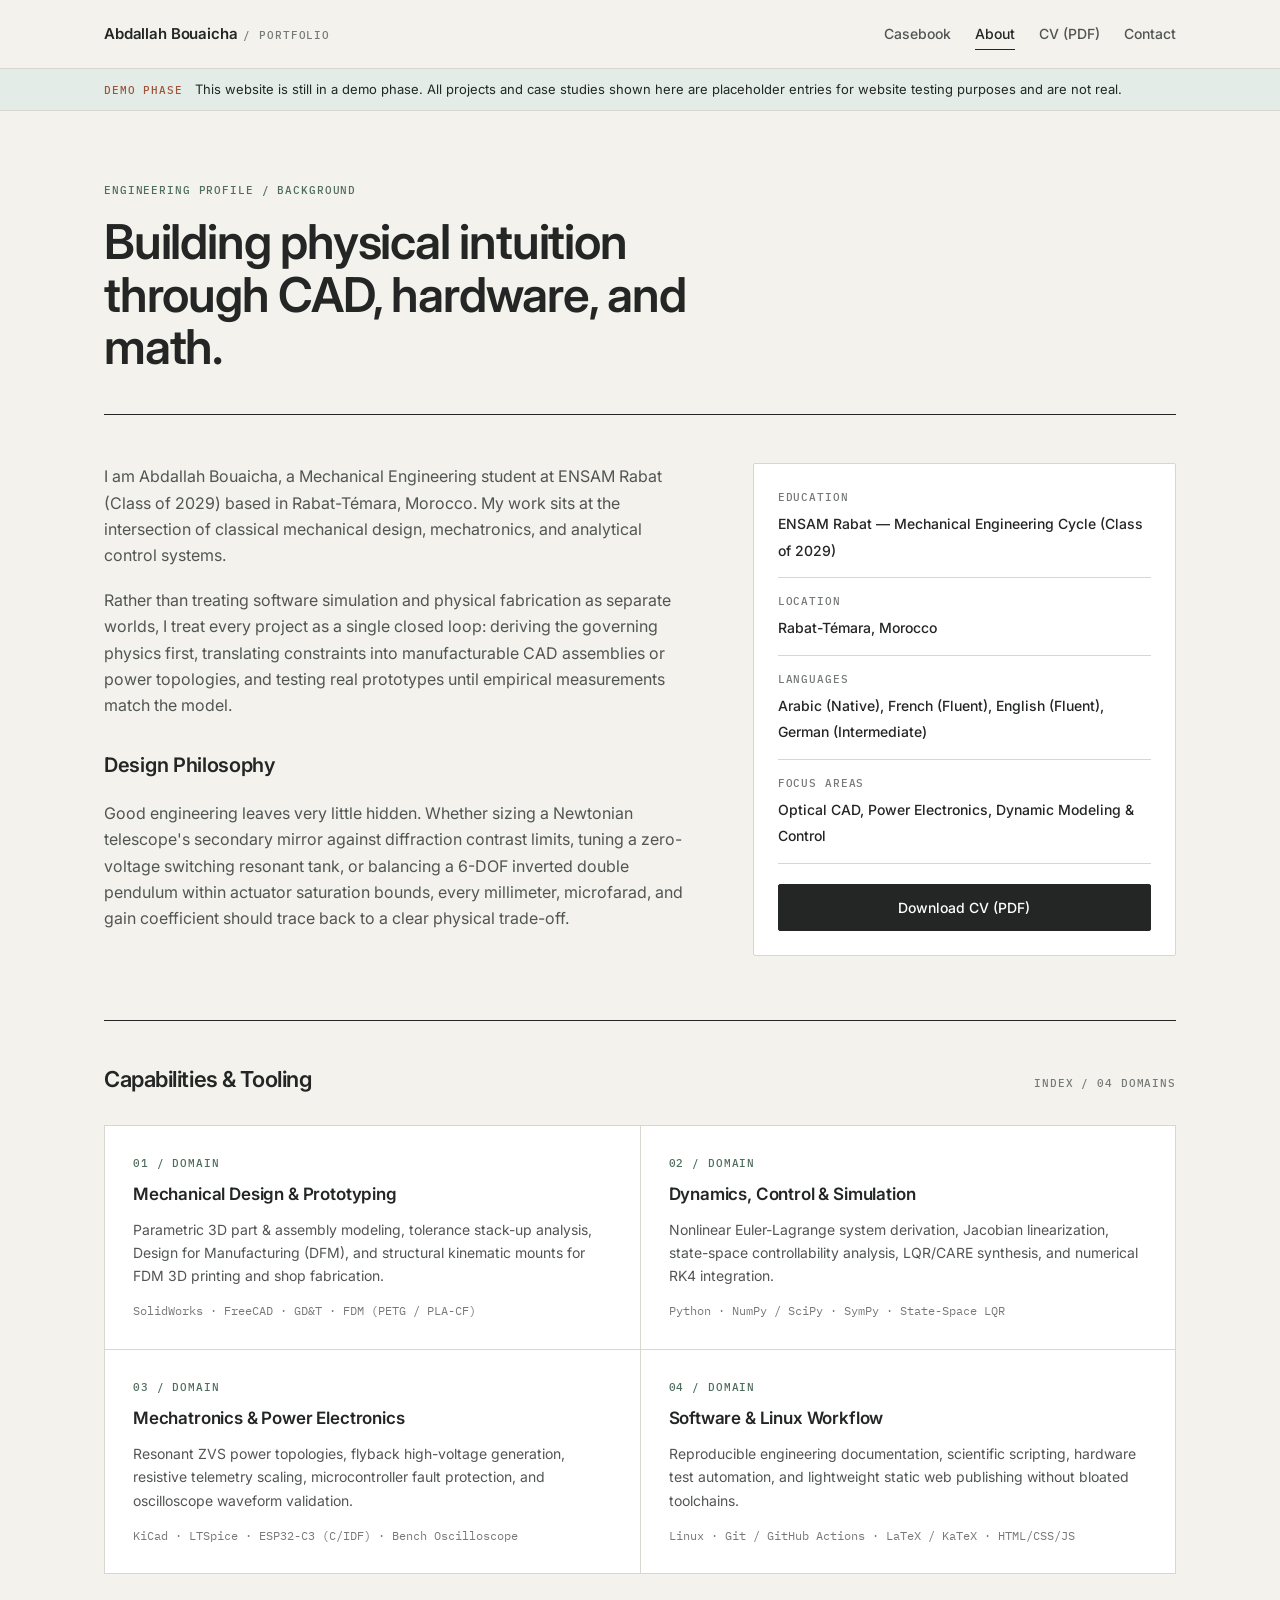
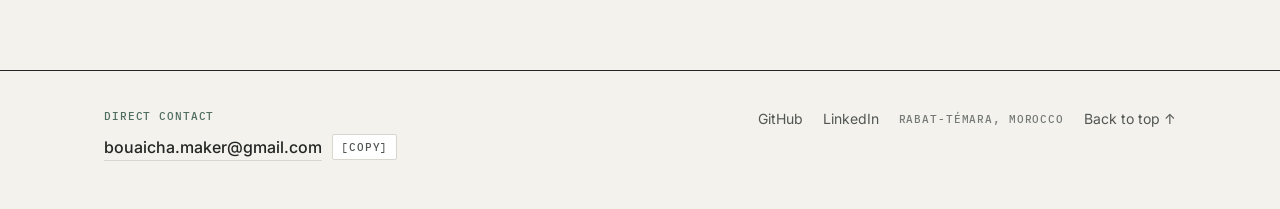
<file: about.html>
<!DOCTYPE html>
<html lang="en">
<head>
  <meta charset="UTF-8">
  <meta name="viewport" content="width=device-width, initial-scale=1.0">
  <title>About — Abdallah Bouaicha</title>
  <meta name="description" content="Background, education at ENSAM Rabat, design philosophy, and engineering capabilities of Abdallah Bouaicha.">
  <link rel="stylesheet" href="/style/global.css">
  <link rel="stylesheet" href="/style/about.css">
</head>
<body id="top">
  <header class="site-header">
    <div class="container site-header__inner">
      <a href="/index.html" class="site-brand">
        <span class="site-brand__name">Abdallah Bouaicha</span>
        <span class="site-brand__tag mono">/ PORTFOLIO</span>
      </a>
      <nav class="site-nav" aria-label="Primary navigation">
        <a href="/index.html#casebook">Casebook</a>
        <a href="/about.html" aria-current="page">About</a>
        <a href="#">CV (PDF)</a>
        <a href="#contact">Contact</a>
      </nav>
    </div>
  </header>

  <div class="demo-notice" role="note">
    <div class="container demo-notice__inner">
      <span class="demo-notice__tag mono">DEMO PHASE</span>
      <p class="demo-notice__text">This website is still in a demo phase. All projects and case studies shown here are placeholder entries for website testing purposes and are not real.</p>
    </div>
  </div>

  <main class="container">
    <section class="about-header">
      <span class="eyebrow">ENGINEERING PROFILE / BACKGROUND</span>
      <h1 class="about-header__title">Building physical intuition through CAD, hardware, and math.</h1>
    </section>

    <section class="about-grid" aria-label="Biography and profile specifications">
      <div class="about-narrative">
        <p>
          I am Abdallah Bouaicha, a Mechanical Engineering student at ENSAM Rabat (Class of 2029) based in Rabat-Témara, Morocco. My work sits at the intersection of classical mechanical design, mechatronics, and analytical control systems.
        </p>
        <p>
          Rather than treating software simulation and physical fabrication as separate worlds, I treat every project as a single closed loop: deriving the governing physics first, translating constraints into manufacturable CAD assemblies or power topologies, and testing real prototypes until empirical measurements match the model.
        </p>
        <h2>Design Philosophy</h2>
        <p>
          Good engineering leaves very little hidden. Whether sizing a Newtonian telescope's secondary mirror against diffraction contrast limits, tuning a zero-voltage switching resonant tank, or balancing a 6-DOF inverted double pendulum within actuator saturation bounds, every millimeter, microfarad, and gain coefficient should trace back to a clear physical trade-off.
        </p>
      </div>

      <aside class="meta-sidebar" aria-label="Academic and personal details">
        <div class="meta-list">
          <div class="meta-list__row">
            <span class="meta-list__label mono">EDUCATION</span>
            <span class="meta-list__value">ENSAM Rabat — Mechanical Engineering Cycle (Class of 2029)</span>
          </div>
          <div class="meta-list__row">
            <span class="meta-list__label mono">LOCATION</span>
            <span class="meta-list__value">Rabat-Témara, Morocco</span>
          </div>
          <div class="meta-list__row">
            <span class="meta-list__label mono">LANGUAGES</span>
            <span class="meta-list__value">Arabic (Native), French (Fluent), English (Fluent), German (Intermediate)</span>
          </div>
          <div class="meta-list__row">
            <span class="meta-list__label mono">FOCUS AREAS</span>
            <span class="meta-list__value">Optical CAD, Power Electronics, Dynamic Modeling &amp; Control</span>
          </div>
        </div>
        <a href="#" class="btn-rect">Download CV (PDF)</a>
      </aside>
    </section>

    <section class="capabilities-section" aria-label="Capabilities and tooling index">
      <div class="capabilities-section__header">
        <h2>Capabilities &amp; Tooling</h2>
        <span class="mono" style="color: var(--ink-muted);">INDEX / 04 DOMAINS</span>
      </div>

      <div class="capabilities-matrix">
        <div class="capability-cell">
          <span class="capability-cell__index mono">01 / DOMAIN</span>
          <h3>Mechanical Design &amp; Prototyping</h3>
          <p>
            Parametric 3D part &amp; assembly modeling, tolerance stack-up analysis, Design for Manufacturing (DFM), and structural kinematic mounts for FDM 3D printing and shop fabrication.
          </p>
          <div class="capability-cell__tools">SolidWorks · FreeCAD · GD&amp;T · FDM (PETG / PLA-CF)</div>
        </div>

        <div class="capability-cell">
          <span class="capability-cell__index mono">02 / DOMAIN</span>
          <h3>Dynamics, Control &amp; Simulation</h3>
          <p>
            Nonlinear Euler-Lagrange system derivation, Jacobian linearization, state-space controllability analysis, LQR/CARE synthesis, and numerical RK4 integration.
          </p>
          <div class="capability-cell__tools">Python · NumPy / SciPy · SymPy · State-Space LQR</div>
        </div>

        <div class="capability-cell">
          <span class="capability-cell__index mono">03 / DOMAIN</span>
          <h3>Mechatronics &amp; Power Electronics</h3>
          <p>
            Resonant ZVS power topologies, flyback high-voltage generation, resistive telemetry scaling, microcontroller fault protection, and oscilloscope waveform validation.
          </p>
          <div class="capability-cell__tools">KiCad · LTSpice · ESP32-C3 (C/IDF) · Bench Oscilloscope</div>
        </div>

        <div class="capability-cell">
          <span class="capability-cell__index mono">04 / DOMAIN</span>
          <h3>Software &amp; Linux Workflow</h3>
          <p>
            Reproducible engineering documentation, scientific scripting, hardware test automation, and lightweight static web publishing without bloated toolchains.
          </p>
          <div class="capability-cell__tools">Linux · Git / GitHub Actions · LaTeX / KaTeX · HTML/CSS/JS</div>
        </div>
      </div>
    </section>
  </main>

  <footer id="contact" class="site-footer">
    <div class="container site-footer__inner">
      <div class="footer-contact">
        <span class="eyebrow">DIRECT CONTACT</span>
        <div class="footer-email-row">
          <a href="mailto:bouaicha.maker@gmail.com" class="footer-email">bouaicha.maker@gmail.com</a>
          <button type="button" class="copy-email-btn mono" data-email="bouaicha.maker@gmail.com">[Copy]</button>
        </div>
      </div>

      <div class="footer-links">
        <a href="https://github.com/Master-stuff" target="_blank" rel="noopener noreferrer">GitHub</a>
        <a href="https://www.linkedin.com/in/abdallah-bouaicha" target="_blank" rel="noopener noreferrer">LinkedIn</a>
        <span class="footer-location mono">Rabat-Témara, Morocco</span>
        <a href="#top">Back to top &uarr;</a>
      </div>
    </div>
  </footer>

  <script src="/scripts/main.js"></script>
</body>
</html>
</file>
<file: style/global.css>
@import url('https://fonts.googleapis.com/css2?family=IBM+Plex+Mono:wght@400;500&family=Inter:wght@400;500;600&display=swap');

:root {
  --bg-canvas: #F3F2ED;
  --bg-plate: #FFFFFF;
  --ink-primary: #232624;
  --ink-secondary: #525653;
  --ink-muted: #767A77;
  --accent-sage: #4F6D5E;
  --accent-sage-tint: #E4ECE8;
  --accent-terracotta: #9E5438;
  --rule-heavy: #232624;
  --rule-light: #D8D6CE;
}

*,
*::before,
*::after {
  box-sizing: border-box;
  margin: 0;
  padding: 0;
}

html {
  scroll-behavior: smooth;
}

body {
  background-color: var(--bg-canvas);
  color: var(--ink-primary);
  font-family: 'Inter', -apple-system, BlinkMacSystemFont, 'Segoe UI', sans-serif;
  font-size: 16px;
  line-height: 1.65;
  -webkit-font-smoothing: antialiased;
}

img {
  display: block;
  max-width: 100%;
}

a {
  color: inherit;
  text-decoration: none;
}

button {
  font: inherit;
  color: inherit;
  background: none;
  border: none;
  cursor: pointer;
}

.container {
  max-width: 1120px;
  margin: 0 auto;
  padding: 0 24px;
}

.mono,
.eyebrow {
  font-family: 'IBM Plex Mono', ui-monospace, SFMono-Regular, Menlo, monospace;
  font-size: 11px;
  font-weight: 500;
  text-transform: uppercase;
  letter-spacing: 0.08em;
}

.eyebrow {
  color: var(--accent-sage);
  display: inline-block;
}

/* Shared Top Header */
.site-header {
  border-bottom: 1px solid var(--rule-light);
}

.site-header__inner {
  display: flex;
  align-items: center;
  justify-content: space-between;
  gap: 24px;
  min-height: 68px;
}

.site-brand {
  display: inline-flex;
  align-items: baseline;
  gap: 6px;
  font-size: 15px;
  white-space: nowrap;
}

.site-brand__name {
  font-weight: 600;
  letter-spacing: -0.01em;
}

.site-brand__tag {
  color: var(--ink-muted);
}

.site-nav {
  display: flex;
  align-items: center;
  flex-wrap: wrap;
  gap: 24px;
}

.site-nav a {
  font-size: 14px;
  font-weight: 500;
  color: var(--ink-secondary);
  padding: 4px 0;
  border-bottom: 1px solid transparent;
}

.site-nav a:hover,
.site-nav a[aria-current="page"] {
  color: var(--ink-primary);
  border-bottom-color: var(--ink-primary);
}

/* Demo Phase Notice Strip */
.demo-notice {
  background: var(--accent-sage-tint);
  border-bottom: 1px solid var(--rule-light);
  padding: 10px 0;
}

.demo-notice__inner {
  display: flex;
  align-items: baseline;
  gap: 12px;
  flex-wrap: wrap;
}

.demo-notice__tag {
  color: var(--accent-terracotta);
  white-space: nowrap;
}

.demo-notice__text {
  font-size: 13px;
  color: var(--ink-primary);
}

/* Shared Flexible Media Frames (Diagram, Plot, Photo, Render) */
.media-frame {
  background: var(--bg-plate);
  border: 1px solid var(--rule-light);
  border-radius: 2px;
}

.media-frame--diagram {
  padding: 24px;
}

.media-frame--diagram .figure-label {
  display: block;
  margin-bottom: 16px;
  color: var(--ink-muted);
}

.media-frame--diagram img {
  width: 100%;
  height: auto;
  object-fit: contain;
  cursor: zoom-in;
}

.media-frame--photo {
  padding: 8px;
}

.media-frame--photo img {
  width: 100%;
  aspect-ratio: 16 / 10;
  object-fit: cover;
  cursor: zoom-in;
}

.media-frame--contain img {
  object-fit: contain;
  background: var(--bg-plate);
}

.media-caption {
  margin-top: 8px;
  padding: 8px 4px 2px;
  border-top: 1px solid var(--rule-light);
  color: var(--ink-muted);
  display: flex;
  justify-content: space-between;
  gap: 12px;
}

/* Shared Minimalist Footer */
.site-footer {
  margin-top: 96px;
  border-top: 1.5px solid var(--rule-heavy);
  padding: 36px 0 48px;
}

.site-footer__inner {
  display: flex;
  align-items: flex-start;
  justify-content: space-between;
  flex-wrap: wrap;
  gap: 24px;
}

.footer-contact {
  display: flex;
  flex-direction: column;
  gap: 8px;
}

.footer-email-row {
  display: flex;
  align-items: center;
  gap: 10px;
  flex-wrap: wrap;
}

.footer-email {
  font-size: 16px;
  font-weight: 500;
  border-bottom: 1px solid var(--rule-light);
}

.footer-email:hover {
  border-bottom-color: var(--ink-primary);
}

.copy-email-btn {
  padding: 3px 8px;
  border: 1px solid var(--rule-light);
  border-radius: 2px;
  color: var(--ink-secondary);
  background: var(--bg-plate);
}

.copy-email-btn:hover {
  border-color: var(--ink-primary);
  color: var(--ink-primary);
}

.footer-links {
  display: flex;
  align-items: center;
  flex-wrap: wrap;
  gap: 20px;
  font-size: 14px;
  color: var(--ink-secondary);
}

.footer-links a:hover {
  color: var(--ink-primary);
  text-decoration: underline;
  text-underline-offset: 4px;
}

.footer-location {
  color: var(--ink-muted);
}

/* Accessible Native Lightbox Dialog */
.lightbox {
  margin: auto;
  max-width: 960px;
  width: calc(100% - 32px);
  max-height: 90vh;
  background: var(--bg-plate);
  border: 1px solid var(--rule-heavy);
  border-radius: 2px;
  padding: 0;
  color: var(--ink-primary);
}

.lightbox::backdrop {
  background: rgba(35, 38, 36, 0.72);
}

.lightbox__inner {
  padding: 20px 24px 24px;
  display: flex;
  flex-direction: column;
  gap: 16px;
}

.lightbox__bar {
  display: flex;
  align-items: center;
  justify-content: space-between;
  gap: 16px;
  padding-bottom: 12px;
  border-bottom: 1px solid var(--rule-light);
}

.lightbox__caption {
  color: var(--ink-secondary);
}

.lightbox__close {
  padding: 4px 10px;
  border: 1px solid var(--rule-light);
  border-radius: 2px;
}

.lightbox__close:hover {
  border-color: var(--ink-primary);
}

.lightbox__img {
  width: 100%;
  max-height: 74vh;
  object-fit: contain;
  background: var(--bg-plate);
}

@media (max-width: 680px) {
  .site-header__inner {
    flex-direction: column;
    align-items: flex-start;
    padding: 16px 0;
  }

  .site-nav {
    gap: 16px;
  }

  .site-footer__inner {
    flex-direction: column;
  }
}
</file>
<file: style/about.css>
/* Page Header */
.about-header {
  padding: 64px 0 40px;
  border-bottom: 1.5px solid var(--rule-heavy);
}

.about-header__title {
  margin-top: 14px;
  max-width: 22ch;
  font-size: clamp(2rem, 4vw, 3rem);
  font-weight: 600;
  line-height: 1.1;
  letter-spacing: -0.025em;
}

/* Two-Column Editorial Bio & Metadata Sidebar */
.about-grid {
  padding: 48px 0 64px;
  display: grid;
  grid-template-columns: 1.4fr 1fr;
  gap: 56px;
  align-items: start;
}

.about-narrative {
  display: flex;
  flex-direction: column;
  gap: 18px;
}

.about-narrative h2 {
  font-size: 20px;
  font-weight: 600;
  letter-spacing: -0.015em;
  margin-top: 12px;
}

.about-narrative p {
  color: var(--ink-secondary);
}

.meta-sidebar {
  background: var(--bg-plate);
  border: 1px solid var(--rule-light);
  border-radius: 2px;
  padding: 24px;
}

.meta-list {
  display: flex;
  flex-direction: column;
}

.meta-list__row {
  padding: 14px 0;
  border-bottom: 1px solid var(--rule-light);
}

.meta-list__row:first-child {
  padding-top: 0;
}

.meta-list__label {
  display: block;
  color: var(--ink-muted);
  margin-bottom: 4px;
}

.meta-list__value {
  font-size: 14px;
  font-weight: 500;
  color: var(--ink-primary);
}

.btn-rect {
  margin-top: 20px;
  display: inline-flex;
  align-items: center;
  justify-content: center;
  width: 100%;
  padding: 11px 16px;
  background: var(--ink-primary);
  color: var(--bg-plate);
  border: 1px solid var(--ink-primary);
  border-radius: 2px;
  font-size: 14px;
  font-weight: 500;
}

.btn-rect:hover {
  background: var(--accent-sage);
  border-color: var(--accent-sage);
}

/* Capabilities & Tooling 2x2 Matrix */
.capabilities-section {
  padding-top: 40px;
  border-top: 1.5px solid var(--rule-heavy);
}

.capabilities-section__header {
  display: flex;
  justify-content: space-between;
  align-items: baseline;
  margin-bottom: 28px;
  gap: 16px;
}

.capabilities-section__header h2 {
  font-size: 22px;
  font-weight: 600;
  letter-spacing: -0.02em;
}

.capabilities-matrix {
  display: grid;
  grid-template-columns: 1fr 1fr;
  border-top: 1px solid var(--rule-light);
  border-left: 1px solid var(--rule-light);
}

.capability-cell {
  padding: 28px;
  border-right: 1px solid var(--rule-light);
  border-bottom: 1px solid var(--rule-light);
  background: var(--bg-plate);
}

.capability-cell__index {
  display: block;
  color: var(--accent-sage);
  margin-bottom: 8px;
}

.capability-cell h3 {
  font-size: 17px;
  font-weight: 600;
  letter-spacing: -0.01em;
  margin-bottom: 10px;
}

.capability-cell p {
  font-size: 14px;
  color: var(--ink-secondary);
  margin-bottom: 14px;
}

.capability-cell__tools {
  font-family: 'IBM Plex Mono', ui-monospace, monospace;
  font-size: 12px;
  color: var(--ink-muted);
}

@media (max-width: 860px) {
  .about-grid {
    grid-template-columns: 1fr;
    gap: 36px;
  }

  .capabilities-matrix {
    grid-template-columns: 1fr;
  }
}
</file>
